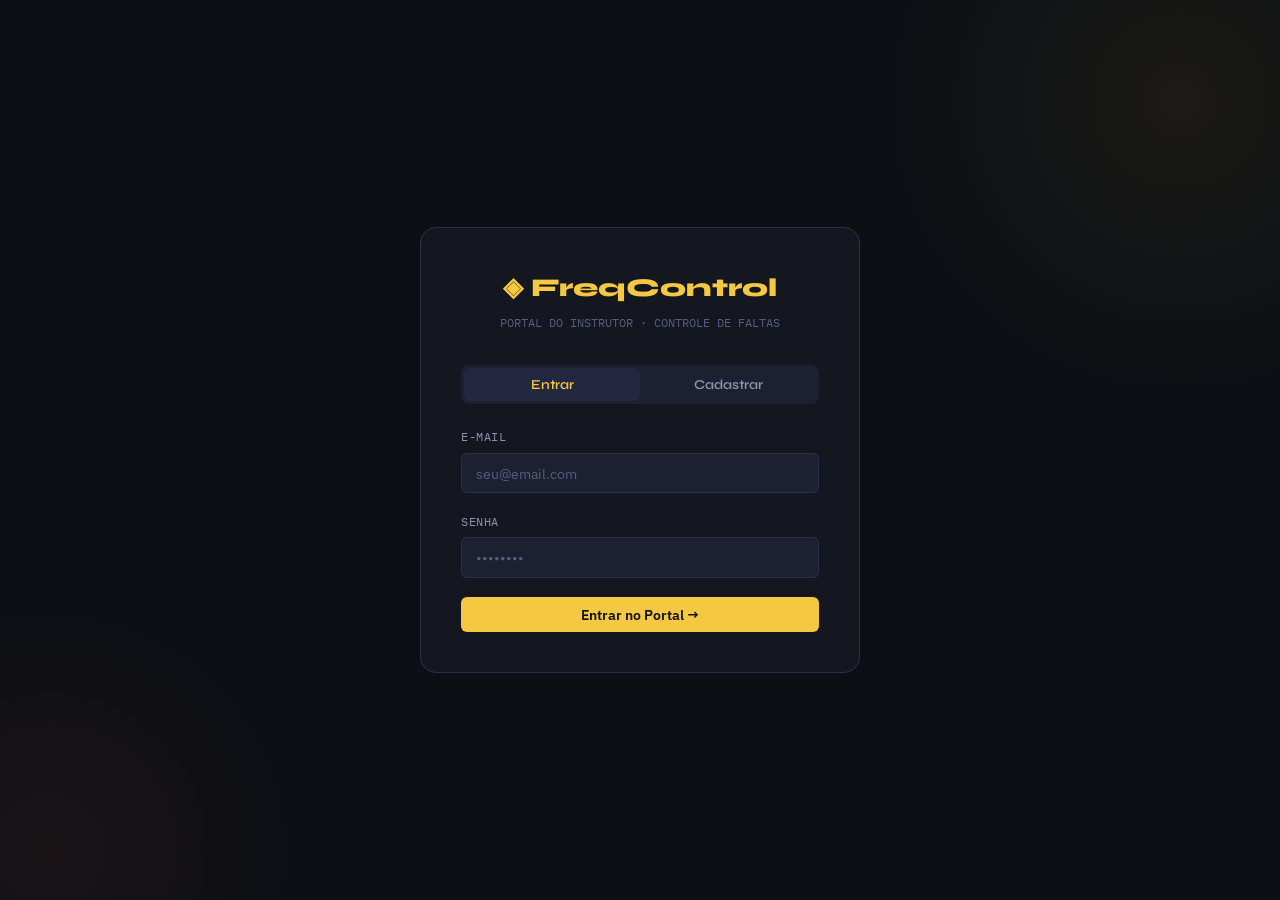
<file: index.html>
<!DOCTYPE html>
<html lang="pt-BR">
<head>
  <meta charset="UTF-8">
  <meta name="viewport" content="width=device-width, initial-scale=1.0">
  <title>Portal de Frequência — Acesso</title>
  <link rel="stylesheet" href="css/style.css">
</head>
<body>
  <div class="auth-wrapper">
    <div class="auth-box">
      <div class="auth-logo">
        <h1>◈ FreqControl</h1>
        <p>PORTAL DO INSTRUTOR · CONTROLE DE FALTAS</p>
      </div>

      <div class="auth-tabs">
        <button class="auth-tab active" onclick="switchTab('login')">Entrar</button>
        <button class="auth-tab" onclick="switchTab('cadastro')">Cadastrar</button>
      </div>

      <!-- LOGIN -->
      <div id="form-login" class="auth-form active">
        <div id="msg-login" class="msg"></div>
        <div class="form-group">
          <label for="login-email">E-mail</label>
          <input type="email" id="login-email" placeholder="seu@email.com" autocomplete="email">
        </div>
        <div class="form-group">
          <label for="login-senha">Senha</label>
          <input type="password" id="login-senha" placeholder="••••••••" autocomplete="current-password">
        </div>
        <button class="btn btn-primary" style="width:100%;justify-content:center" onclick="doLogin()">
          Entrar no Portal →
        </button>
      </div>

      <!-- CADASTRO -->
      <div id="form-cadastro" class="auth-form">
        <div id="msg-cad" class="msg"></div>
        <div class="form-group">
          <label for="cad-nome">Nome completo</label>
          <input type="text" id="cad-nome" placeholder="Seu nome">
        </div>
        <div class="form-group">
          <label for="cad-email">E-mail</label>
          <input type="email" id="cad-email" placeholder="seu@email.com">
        </div>
        <div class="form-group">
          <label for="cad-senha">Senha</label>
          <input type="password" id="cad-senha" placeholder="Mínimo 6 caracteres">
        </div>
        <button class="btn btn-primary" style="width:100%;justify-content:center" onclick="doCadastro()">
          Criar conta
        </button>
      </div>
    </div>
  </div>

  <script src="js/storage.js"></script>
  <script src="js/auth.js"></script>
  <script>
    // Redirect if already logged in
    if (Storage.getSession()) window.location.href = 'portal.html';

    function switchTab(tab) {
      document.querySelectorAll('.auth-tab').forEach(b => b.classList.remove('active'));
      document.querySelectorAll('.auth-form').forEach(f => f.classList.remove('active'));
      event.currentTarget.classList.add('active');
      document.getElementById('form-' + tab).classList.add('active');
    }

    function doLogin() {
      const email = document.getElementById('login-email').value.trim();
      const senha = document.getElementById('login-senha').value;
      const msg = document.getElementById('msg-login');

      if (!email || !senha) return showMsg(msg, 'error', 'Preencha todos os campos.');

      const res = Auth.login(email, senha);
      if (!res.ok) return showMsg(msg, 'error', res.msg);

      showMsg(msg, 'success', 'Bem-vindo! Redirecionando…');
      setTimeout(() => window.location.href = 'portal.html', 800);
    }

    function doCadastro() {
      const nome = document.getElementById('cad-nome').value.trim();
      const email = document.getElementById('cad-email').value.trim();
      const senha = document.getElementById('cad-senha').value;
      const msg = document.getElementById('msg-cad');

      if (!nome || !email || !senha) return showMsg(msg, 'error', 'Preencha todos os campos.');
      if (senha.length < 6) return showMsg(msg, 'error', 'Senha deve ter no mínimo 6 caracteres.');

      const res = Auth.register(nome, email, senha);
      if (!res.ok) return showMsg(msg, 'error', res.msg);

      showMsg(msg, 'success', 'Conta criada! Faça login para continuar.');
      setTimeout(() => {
        document.querySelectorAll('.auth-tab')[0].click();
      }, 1200);
    }

    // Enter key support
    document.addEventListener('keydown', e => {
      if (e.key === 'Enter') {
        const active = document.querySelector('.auth-form.active');
        if (active.id === 'form-login') doLogin();
        else doCadastro();
      }
    });
  </script>
</body>
</html>
</file>
<file: css/style.css>
@import url('https://fonts.googleapis.com/css2?family=Syne:wght@400;500;600;700;800&family=IBM+Plex+Mono:wght@400;500&family=IBM+Plex+Sans:wght@300;400;500;600&display=swap');

:root {
  --bg: #0d0f14;
  --surface: #141720;
  --surface2: #1c2030;
  --surface3: #232840;
  --border: #2a3050;
  --border2: #3a4470;
  --accent: #f5c842;
  --accent2: #ff6b35;
  --danger: #ff3b5c;
  --success: #00d68f;
  --warning: #ff9a00;
  --text: #e8ecf4;
  --text2: #8b93b0;
  --text3: #555e80;
  --font-display: 'Syne', sans-serif;
  --font-mono: 'IBM Plex Mono', monospace;
  --font-body: 'IBM Plex Sans', sans-serif;
}

*, *::before, *::after { box-sizing: border-box; margin: 0; padding: 0; }

html { font-size: 16px; }

body {
  background: var(--bg);
  color: var(--text);
  font-family: var(--font-body);
  min-height: 100vh;
  line-height: 1.6;
}

/* ── SCROLLBAR ── */
::-webkit-scrollbar { width: 6px; height: 6px; }
::-webkit-scrollbar-track { background: var(--surface); }
::-webkit-scrollbar-thumb { background: var(--border2); border-radius: 3px; }

/* ── NAVBAR ── */
.navbar {
  background: var(--surface);
  border-bottom: 1px solid var(--border);
  padding: 0 2rem;
  height: 60px;
  display: flex;
  align-items: center;
  justify-content: space-between;
  position: sticky;
  top: 0;
  z-index: 100;
}

.nav-logo {
  font-family: var(--font-display);
  font-weight: 800;
  font-size: 1.1rem;
  color: var(--accent);
  letter-spacing: -0.5px;
  display: flex;
  align-items: center;
  gap: 8px;
}

.nav-logo .dot {
  width: 8px; height: 8px;
  background: var(--accent);
  border-radius: 50%;
  display: inline-block;
}

.nav-right {
  display: flex;
  align-items: center;
  gap: 1rem;
}

.nav-user {
  font-family: var(--font-mono);
  font-size: 0.75rem;
  color: var(--text2);
}

/* ── BREADCRUMB ── */
.breadcrumb {
  background: var(--surface);
  border-bottom: 1px solid var(--border);
  padding: 0.6rem 2rem;
  display: flex;
  align-items: center;
  gap: 0.5rem;
  font-family: var(--font-mono);
  font-size: 0.72rem;
  color: var(--text3);
}

.breadcrumb a {
  color: var(--text2);
  text-decoration: none;
  transition: color 0.15s;
}
.breadcrumb a:hover { color: var(--accent); }
.breadcrumb .sep { color: var(--border2); }
.breadcrumb .current { color: var(--accent); }

/* ── MAIN CONTAINER ── */
.container {
  max-width: 1100px;
  margin: 0 auto;
  padding: 2rem;
}

.container-sm {
  max-width: 480px;
  margin: 0 auto;
  padding: 2rem;
}

/* ── PAGE HEADER ── */
.page-header {
  display: flex;
  align-items: flex-start;
  justify-content: space-between;
  margin-bottom: 2rem;
  padding-bottom: 1.5rem;
  border-bottom: 1px solid var(--border);
}

.page-title {
  font-family: var(--font-display);
  font-weight: 800;
  font-size: 1.8rem;
  line-height: 1.1;
  color: var(--text);
}

.page-subtitle {
  font-size: 0.85rem;
  color: var(--text2);
  margin-top: 0.3rem;
  font-family: var(--font-mono);
}

/* ── BUTTONS ── */
.btn {
  display: inline-flex;
  align-items: center;
  gap: 0.4rem;
  padding: 0.55rem 1.1rem;
  border: none;
  border-radius: 6px;
  cursor: pointer;
  font-family: var(--font-body);
  font-weight: 600;
  font-size: 0.85rem;
  transition: all 0.15s;
  text-decoration: none;
  white-space: nowrap;
}

.btn-primary {
  background: var(--accent);
  color: #0d0f14;
}
.btn-primary:hover { background: #ffda6a; transform: translateY(-1px); }

.btn-secondary {
  background: var(--surface3);
  color: var(--text);
  border: 1px solid var(--border);
}
.btn-secondary:hover { border-color: var(--border2); background: var(--surface3); }

.btn-danger {
  background: transparent;
  color: var(--danger);
  border: 1px solid rgba(255,59,92,0.3);
}
.btn-danger:hover { background: rgba(255,59,92,0.1); border-color: var(--danger); }

.btn-ghost {
  background: transparent;
  color: var(--text2);
  border: 1px solid var(--border);
}
.btn-ghost:hover { color: var(--text); border-color: var(--border2); }

.btn-sm {
  padding: 0.3rem 0.7rem;
  font-size: 0.78rem;
}

.btn-success {
  background: var(--success);
  color: #0d0f14;
}
.btn-success:hover { background: #00f0a5; }

/* ── FORMS ── */
.form-group {
  margin-bottom: 1.2rem;
}

label {
  display: block;
  font-family: var(--font-mono);
  font-size: 0.72rem;
  color: var(--text2);
  margin-bottom: 0.4rem;
  text-transform: uppercase;
  letter-spacing: 0.5px;
}

input[type="text"],
input[type="email"],
input[type="password"],
input[type="number"],
input[type="date"],
select,
textarea {
  width: 100%;
  background: var(--surface2);
  border: 1px solid var(--border);
  border-radius: 6px;
  padding: 0.6rem 0.85rem;
  color: var(--text);
  font-family: var(--font-body);
  font-size: 0.9rem;
  transition: border-color 0.15s;
  outline: none;
}

input:focus, select:focus, textarea:focus {
  border-color: var(--accent);
  box-shadow: 0 0 0 3px rgba(245,200,66,0.1);
}

input::placeholder { color: var(--text3); }

/* ── CARDS ── */
.card {
  background: var(--surface);
  border: 1px solid var(--border);
  border-radius: 10px;
  padding: 1.5rem;
  transition: border-color 0.15s;
}

.card:hover { border-color: var(--border2); }

.card-grid {
  display: grid;
  grid-template-columns: repeat(auto-fill, minmax(280px, 1fr));
  gap: 1rem;
}

/* ── AUTH PAGE ── */
.auth-wrapper {
  min-height: 100vh;
  display: flex;
  align-items: center;
  justify-content: center;
  padding: 2rem;
  background: var(--bg);
  position: relative;
  overflow: hidden;
}

.auth-wrapper::before {
  content: '';
  position: absolute;
  top: -200px; right: -200px;
  width: 600px; height: 600px;
  background: radial-gradient(circle, rgba(245,200,66,0.06) 0%, transparent 70%);
  pointer-events: none;
}

.auth-wrapper::after {
  content: '';
  position: absolute;
  bottom: -200px; left: -200px;
  width: 500px; height: 500px;
  background: radial-gradient(circle, rgba(255,107,53,0.05) 0%, transparent 70%);
  pointer-events: none;
}

.auth-box {
  background: var(--surface);
  border: 1px solid var(--border);
  border-radius: 16px;
  padding: 2.5rem;
  width: 100%;
  max-width: 440px;
  position: relative;
  z-index: 1;
}

.auth-logo {
  text-align: center;
  margin-bottom: 2rem;
}

.auth-logo h1 {
  font-family: var(--font-display);
  font-weight: 800;
  font-size: 1.6rem;
  color: var(--accent);
}

.auth-logo p {
  font-size: 0.78rem;
  color: var(--text3);
  font-family: var(--font-mono);
  margin-top: 0.3rem;
}

.auth-tabs {
  display: flex;
  gap: 0;
  margin-bottom: 1.5rem;
  background: var(--surface2);
  border-radius: 8px;
  padding: 3px;
}

.auth-tab {
  flex: 1;
  padding: 0.5rem;
  background: none;
  border: none;
  border-radius: 6px;
  cursor: pointer;
  font-family: var(--font-display);
  font-weight: 600;
  font-size: 0.85rem;
  color: var(--text2);
  transition: all 0.2s;
}

.auth-tab.active {
  background: var(--surface3);
  color: var(--accent);
}

.auth-form { display: none; }
.auth-form.active { display: block; }

/* ── MESSAGES ── */
.msg {
  padding: 0.7rem 1rem;
  border-radius: 6px;
  font-size: 0.85rem;
  margin-bottom: 1rem;
  display: none;
  font-family: var(--font-body);
}
.msg.show { display: flex; align-items: center; gap: 0.5rem; }
.msg-error { background: rgba(255,59,92,0.12); border: 1px solid rgba(255,59,92,0.3); color: #ff8099; }
.msg-success { background: rgba(0,214,143,0.12); border: 1px solid rgba(0,214,143,0.3); color: #00d68f; }

/* ── STATS ROW ── */
.stats-row {
  display: grid;
  grid-template-columns: repeat(auto-fit, minmax(140px, 1fr));
  gap: 1rem;
  margin-bottom: 2rem;
}

.stat-card {
  background: var(--surface);
  border: 1px solid var(--border);
  border-radius: 8px;
  padding: 1rem 1.2rem;
}

.stat-label {
  font-family: var(--font-mono);
  font-size: 0.68rem;
  color: var(--text3);
  text-transform: uppercase;
  letter-spacing: 0.5px;
}

.stat-value {
  font-family: var(--font-display);
  font-weight: 700;
  font-size: 1.8rem;
  color: var(--accent);
  line-height: 1;
  margin-top: 0.3rem;
}

/* ── TABS ── */
.tabs {
  display: flex;
  gap: 0;
  border-bottom: 1px solid var(--border);
  margin-bottom: 1.5rem;
}

.tab-btn {
  padding: 0.7rem 1.2rem;
  background: none;
  border: none;
  border-bottom: 2px solid transparent;
  cursor: pointer;
  font-family: var(--font-display);
  font-weight: 600;
  font-size: 0.85rem;
  color: var(--text2);
  transition: all 0.15s;
  margin-bottom: -1px;
}

.tab-btn.active {
  color: var(--accent);
  border-bottom-color: var(--accent);
}

.tab-btn:hover:not(.active) { color: var(--text); }

.tab-content { display: none; }
.tab-content.active { display: block; }

/* ── TABLE ── */
.table-wrap {
  overflow-x: auto;
  border-radius: 8px;
  border: 1px solid var(--border);
}

table {
  width: 100%;
  border-collapse: collapse;
}

thead th {
  background: var(--surface2);
  padding: 0.7rem 1rem;
  text-align: left;
  font-family: var(--font-mono);
  font-size: 0.7rem;
  color: var(--text3);
  text-transform: uppercase;
  letter-spacing: 0.5px;
  border-bottom: 1px solid var(--border);
}

tbody td {
  padding: 0.75rem 1rem;
  border-bottom: 1px solid rgba(42,48,80,0.5);
  font-size: 0.9rem;
  vertical-align: middle;
}

tbody tr:last-child td { border-bottom: none; }
tbody tr:hover td { background: rgba(255,255,255,0.02); }

/* ── BADGE ── */
.badge {
  display: inline-flex;
  align-items: center;
  gap: 4px;
  padding: 0.2rem 0.5rem;
  border-radius: 4px;
  font-family: var(--font-mono);
  font-size: 0.7rem;
  font-weight: 500;
}

.badge-warning { background: rgba(255,154,0,0.15); color: var(--warning); border: 1px solid rgba(255,154,0,0.3); }
.badge-danger { background: rgba(255,59,92,0.15); color: var(--danger); border: 1px solid rgba(255,59,92,0.3); }
.badge-success { background: rgba(0,214,143,0.15); color: var(--success); border: 1px solid rgba(0,214,143,0.3); }
.badge-neutral { background: var(--surface2); color: var(--text2); border: 1px solid var(--border); }

/* ── ALERT ROW ── */
.aluno-alert-consecutivas td:first-child {
  border-left: 3px solid var(--warning);
  color: var(--warning) !important;
}

.aluno-alert-baixa td:first-child {
  border-left: 3px solid var(--danger);
}

/* ── FREQUÊNCIA GRID ── */
.freq-table input[type="checkbox"] {
  width: 18px; height: 18px;
  accent-color: var(--success);
  cursor: pointer;
}

.presenca-cell {
  display: flex;
  align-items: center;
  justify-content: center;
}

.presenca-btn {
  width: 32px; height: 32px;
  border-radius: 6px;
  border: none;
  cursor: pointer;
  font-size: 0.8rem;
  transition: all 0.15s;
  display: flex;
  align-items: center;
  justify-content: center;
}

.presenca-btn.presente {
  background: rgba(0,214,143,0.2);
  color: var(--success);
  border: 1px solid rgba(0,214,143,0.4);
}

.presenca-btn.falta {
  background: rgba(255,59,92,0.15);
  color: var(--danger);
  border: 1px solid rgba(255,59,92,0.3);
}

.presenca-btn:hover { transform: scale(1.1); }

/* ── ALUNO ROW ALERTS ── */
.row-warn-consec { background: rgba(255,154,0,0.05) !important; }
.row-warn-consec .aluno-nome { color: var(--warning); }
.row-danger-baixa .aluno-nome { color: var(--danger); }

.alert-tag {
  display: inline-block;
  font-family: var(--font-mono);
  font-size: 0.65rem;
  padding: 1px 5px;
  border-radius: 3px;
  margin-left: 6px;
}
.alert-consec { background: rgba(255,154,0,0.15); color: var(--warning); }
.alert-baixa { background: rgba(255,59,92,0.15); color: var(--danger); }

/* ── MODAL ── */
.modal-overlay {
  position: fixed; inset: 0;
  background: rgba(0,0,0,0.7);
  backdrop-filter: blur(4px);
  z-index: 200;
  display: flex;
  align-items: center;
  justify-content: center;
  padding: 1rem;
  opacity: 0;
  pointer-events: none;
  transition: opacity 0.2s;
}

.modal-overlay.open { opacity: 1; pointer-events: all; }

.modal {
  background: var(--surface);
  border: 1px solid var(--border2);
  border-radius: 12px;
  padding: 1.8rem;
  width: 100%;
  max-width: 440px;
  transform: translateY(20px);
  transition: transform 0.2s;
}

.modal-overlay.open .modal { transform: translateY(0); }

.modal-title {
  font-family: var(--font-display);
  font-weight: 700;
  font-size: 1.1rem;
  margin-bottom: 1.2rem;
  color: var(--text);
}

.modal-actions {
  display: flex;
  gap: 0.5rem;
  justify-content: flex-end;
  margin-top: 1.2rem;
}

/* ── UC CARD ── */
.uc-card {
  background: var(--surface);
  border: 1px solid var(--border);
  border-radius: 10px;
  padding: 1.2rem 1.5rem;
  display: flex;
  align-items: center;
  justify-content: space-between;
  gap: 1rem;
  transition: border-color 0.15s;
  cursor: pointer;
}

.uc-card:hover { border-color: var(--accent); }

.uc-card-info h3 {
  font-family: var(--font-display);
  font-weight: 700;
  font-size: 1rem;
}

.uc-card-meta {
  font-family: var(--font-mono);
  font-size: 0.72rem;
  color: var(--text2);
  margin-top: 0.25rem;
}

.uc-card-actions {
  display: flex;
  gap: 0.5rem;
  align-items: center;
}

/* ── EMPTY STATE ── */
.empty-state {
  text-align: center;
  padding: 3rem 2rem;
  color: var(--text3);
}

.empty-state .icon { font-size: 2.5rem; margin-bottom: 0.75rem; }
.empty-state p { font-size: 0.9rem; }

/* ── PROGRESS BAR ── */
.progress-bar {
  height: 5px;
  background: var(--surface3);
  border-radius: 3px;
  overflow: hidden;
  margin-top: 0.4rem;
}

.progress-fill {
  height: 100%;
  border-radius: 3px;
  transition: width 0.3s;
}

.progress-ok { background: var(--success); }
.progress-warn { background: var(--warning); }
.progress-danger { background: var(--danger); }

/* ── AULA HEADER ── */
.aula-col-header {
  writing-mode: vertical-rl;
  text-orientation: mixed;
  transform: rotate(180deg);
  font-size: 0.68rem;
  max-height: 80px;
  overflow: hidden;
  padding: 4px;
  white-space: nowrap;
}

/* ── RESPONSIVENESS ── */
@media (max-width: 768px) {
  .container { padding: 1rem; }
  .page-header { flex-direction: column; gap: 1rem; }
  .stats-row { grid-template-columns: repeat(2, 1fr); }
  .card-grid { grid-template-columns: 1fr; }
}
</file>
